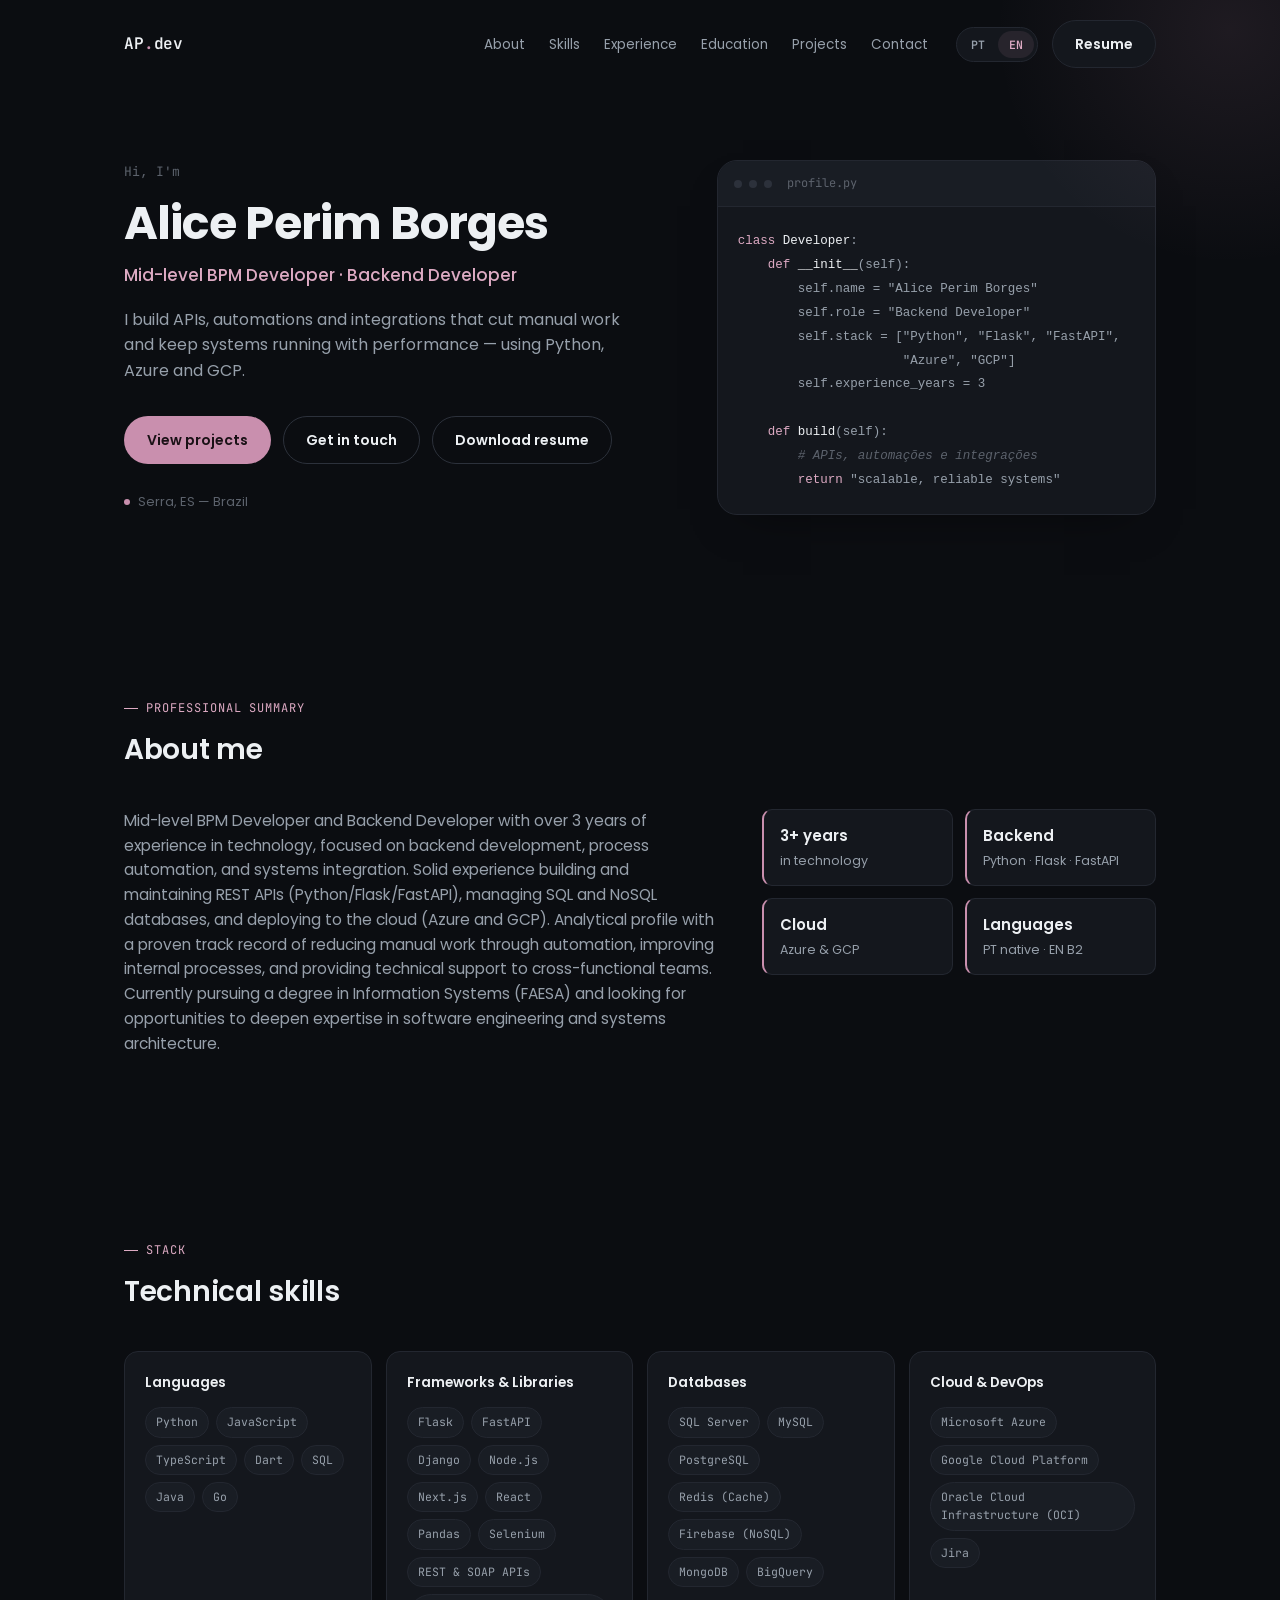
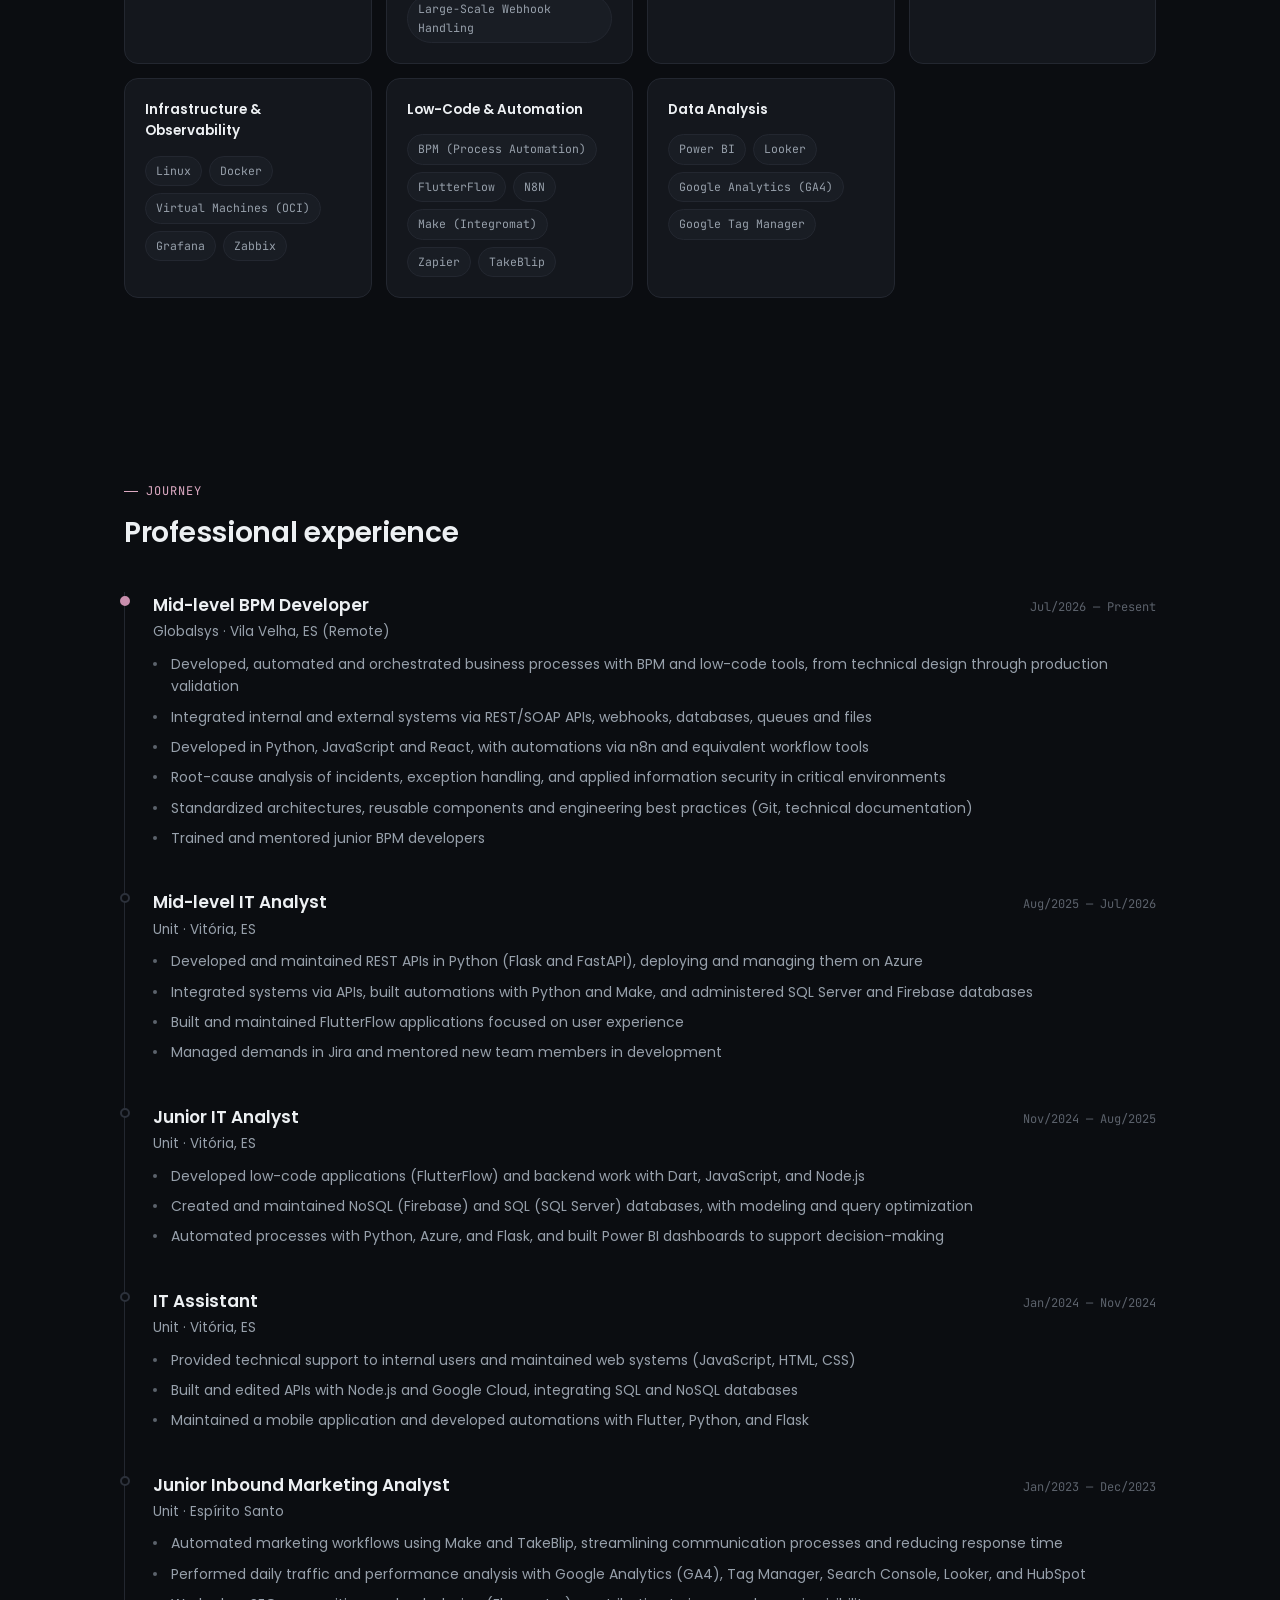
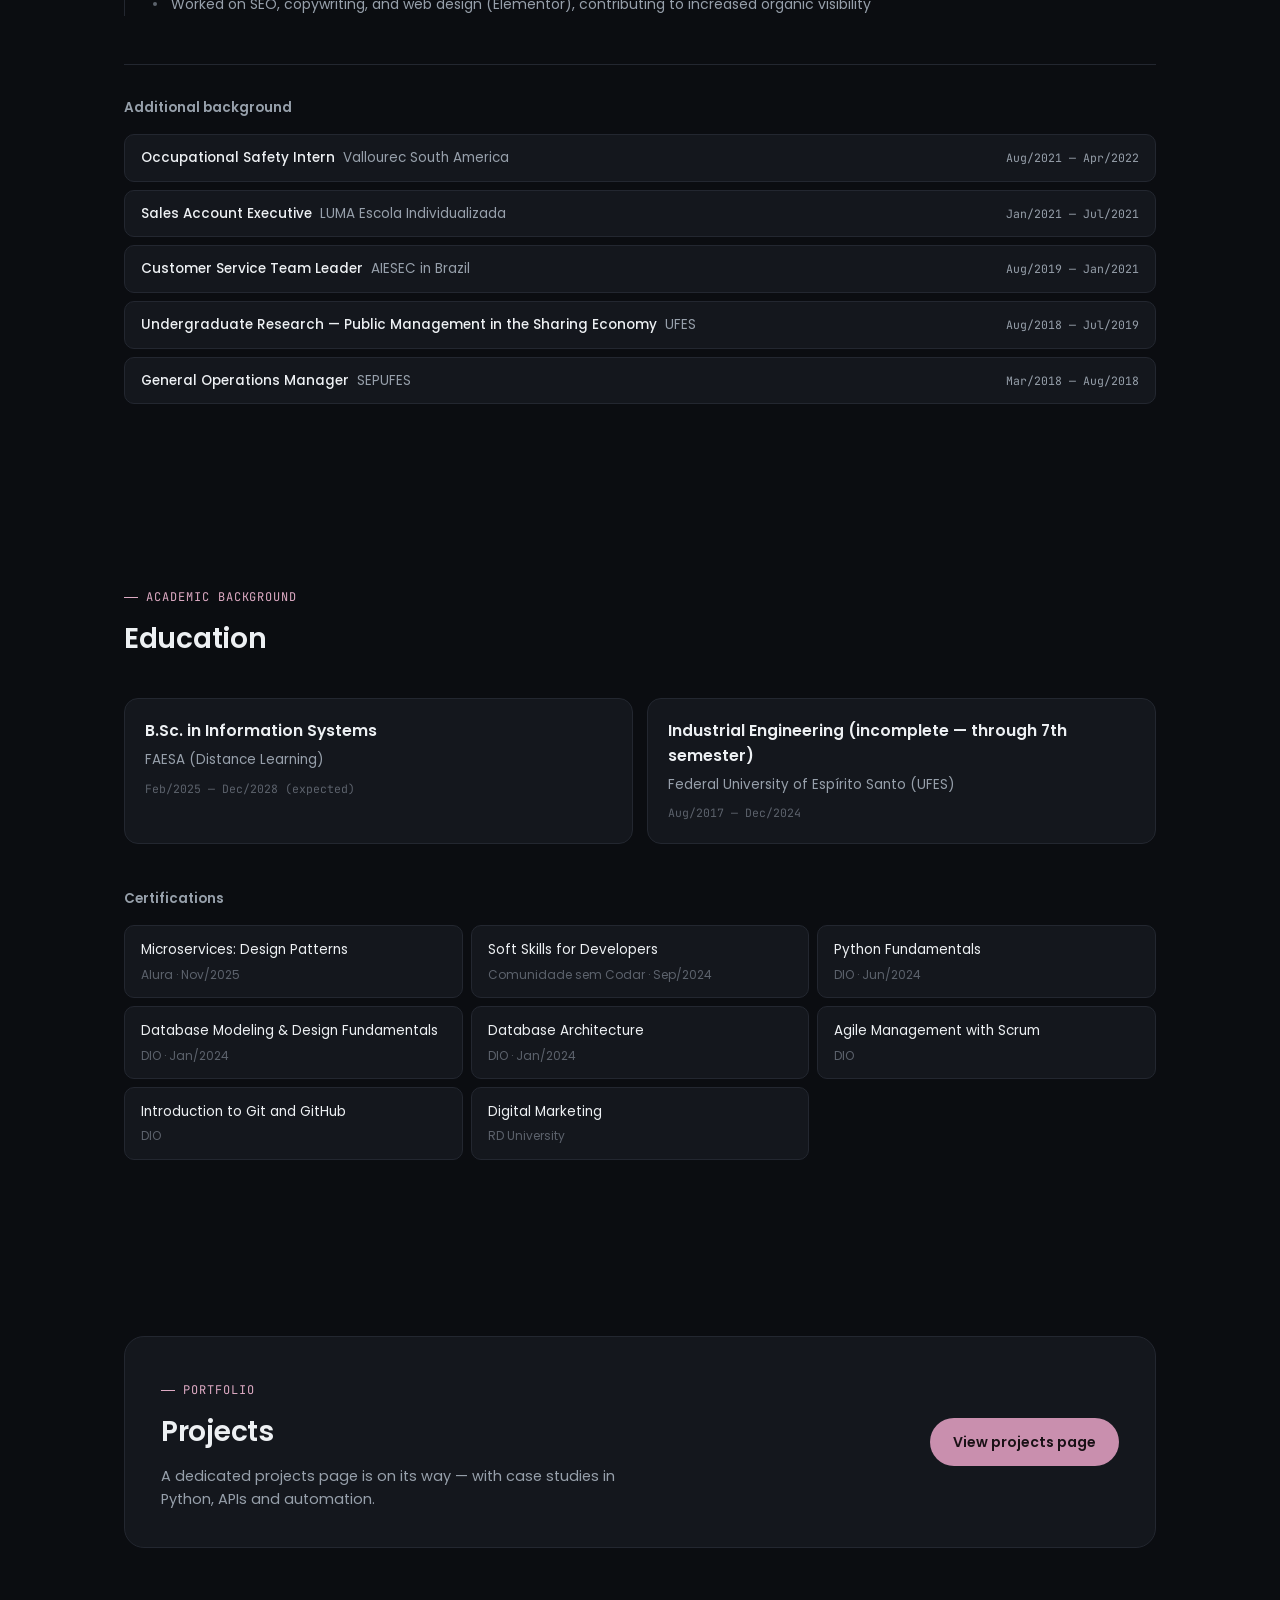
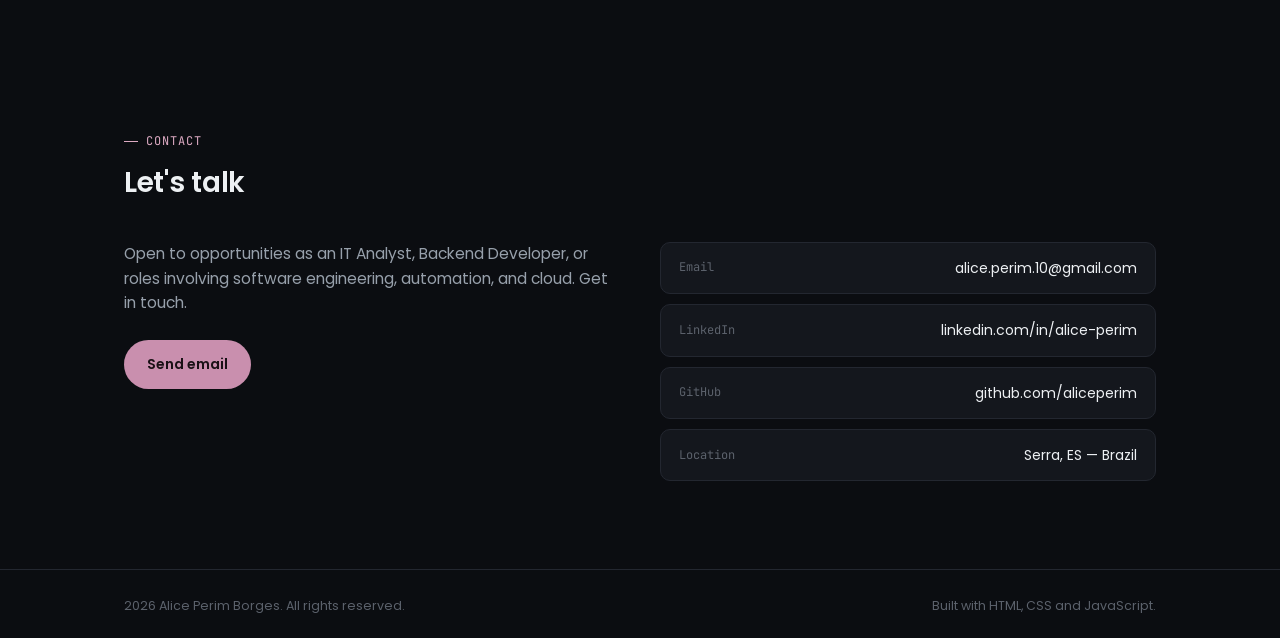
<file: index.html>
<!doctype html>
<html lang="pt-BR">
<head>
  <meta charset="UTF-8" />
  <meta name="viewport" content="width=device-width, initial-scale=1, viewport-fit=cover" />
  <title>Alice Perim Borges — Portfólio</title>
  <meta name="description" content="Portfólio de Alice Perim Borges, Analista de TI Pleno e Backend Developer." />
  <meta name="theme-color" content="#0b0f14" />

  <meta property="og:type" content="website" />
  <meta property="og:title" content="Alice Perim Borges — Analista de TI Pleno | Backend Developer" />
  <meta property="og:description" content="Portfólio de Alice Perim Borges, especializada em Python, Azure e GCP." />

  <link rel="icon" href="assets/img/favicon.svg" type="image/svg+xml" />

  <link rel="preconnect" href="https://fonts.googleapis.com" />
  <link rel="preconnect" href="https://fonts.gstatic.com" crossorigin />
  <link
    href="https://fonts.googleapis.com/css2?family=Poppins:wght@400;500;600;700&family=JetBrains+Mono:wght@400;500;600;700&display=swap"
    rel="stylesheet"
  />

  <link rel="stylesheet" href="assets/css/style.css" />
</head>
<body>
  <div class="boot-screen" id="boot-screen">
    <div class="boot-inner">
      <div class="boot-logo">AP<span>.</span>dev</div>
      <div class="boot-log" id="boot-log"></div>
      <div class="boot-bar-track">
        <div class="boot-bar-fill" id="boot-bar-fill"></div>
      </div>
      <div class="boot-percent" id="boot-percent">0%</div>
      <button class="boot-skip" id="boot-skip" type="button">Skip</button>
    </div>
  </div>

  <header class="site-header" id="site-header">
    <div class="container header-inner">
      <a href="#top" class="logo">AP<span>.</span>dev</a>

      <nav class="nav-menu" id="nav-menu">
        <ul class="nav-links">
          <li><a href="#about" id="nav-about">Sobre</a></li>
          <li><a href="#skills" id="nav-skills">Habilidades</a></li>
          <li><a href="#experience" id="nav-experience">Experiência</a></li>
          <li><a href="#education" id="nav-education">Formação</a></li>
          <li><a href="projects.html" id="nav-projects">Projetos</a></li>
          <li><a href="#contact" id="nav-contact">Contato</a></li>
        </ul>
        <div class="nav-actions">
          <div class="lang-switch" role="group" aria-label="Language switch">
            <button class="lang-btn" data-lang="pt" type="button">PT</button>
            <button class="lang-btn" data-lang="en" type="button">EN</button>
          </div>
          <a class="btn btn-ghost" id="nav-resume" href="#" target="_blank" rel="noopener">Currículo</a>
        </div>
      </nav>

      <button class="nav-toggle" id="nav-toggle" aria-label="Menu" aria-expanded="false">
        <span></span><span></span><span></span>
      </button>
    </div>
  </header>

  <main id="top">
    <!-- HERO -->
    <section class="hero">
      <div class="container hero-grid">
        <div data-reveal>
          <span class="eyebrow" id="hero-eyebrow">Olá, eu sou</span>
          <h1 class="hero-name" id="hero-name">Alice Perim Borges</h1>
          <p class="hero-role" id="hero-role">Analista de TI Pleno · Backend Developer</p>
          <p class="hero-tagline" id="hero-tagline"></p>

          <div class="hero-actions">
            <a class="btn btn-primary" id="hero-cta-projects" href="projects.html">Ver projetos</a>
            <a class="btn btn-outline" id="hero-cta-contact" href="#contact">Fale comigo</a>
            <a class="btn btn-outline" id="hero-cta-resume" href="#" target="_blank" rel="noopener">Baixar currículo</a>
          </div>

          <div class="hero-meta">
            <span class="dot-status" aria-hidden="true"></span>
            <span id="hero-location">Serra, ES — Brasil</span>
          </div>
        </div>

        <div data-reveal>
          <div class="code-card">
            <div class="code-card-head">
              <span class="code-dot"></span><span class="code-dot"></span><span class="code-dot"></span>
              <span class="code-card-title" id="hero-code-title">perfil.py</span>
            </div>
            <pre><code><span class="tok-kw">class</span> <span class="tok-fn">Developer</span>:
    <span class="tok-kw">def</span> <span class="tok-fn">__init__</span>(self):
        self.name = <span class="tok-str">"Alice Perim Borges"</span>
        self.role = <span class="tok-str">"Backend Developer"</span>
        self.stack = [<span class="tok-str">"Python"</span>, <span class="tok-str">"Flask"</span>, <span class="tok-str">"FastAPI"</span>,
                      <span class="tok-str">"Azure"</span>, <span class="tok-str">"GCP"</span>]
        self.experience_years = 3

    <span class="tok-kw">def</span> <span class="tok-fn">build</span>(self):
        <span class="tok-com"># APIs, automações e integrações</span>
        <span class="tok-kw">return</span> <span class="tok-str">"scalable, reliable systems"</span></code></pre>
          </div>
        </div>
      </div>
    </section>

    <!-- ABOUT -->
    <section id="about">
      <div class="container">
        <div class="section-head" data-reveal>
          <span class="kicker" id="about-kicker">Resumo profissional</span>
          <h2 class="section-title" id="about-title">Sobre mim</h2>
        </div>
        <div class="about-grid">
          <p class="about-text" id="about-text" data-reveal></p>
          <div class="about-highlights" id="about-highlights" data-reveal></div>
        </div>
      </div>
    </section>

    <!-- SKILLS -->
    <section id="skills">
      <div class="container">
        <div class="section-head" data-reveal>
          <span class="kicker" id="skills-kicker">Stack</span>
          <h2 class="section-title" id="skills-title">Habilidades técnicas</h2>
        </div>
        <div class="skills-grid" id="skills-grid" data-reveal></div>
      </div>
    </section>

    <!-- EXPERIENCE -->
    <section id="experience">
      <div class="container">
        <div class="section-head" data-reveal>
          <span class="kicker" id="experience-kicker">Trajetória</span>
          <h2 class="section-title" id="experience-title">Experiência profissional</h2>
        </div>
        <div class="timeline" id="experience-timeline" data-reveal></div>

        <div class="other-experience" data-reveal>
          <h3 id="experience-other-title">Trajetória adicional</h3>
          <div class="other-list" id="experience-other"></div>
        </div>
      </div>
    </section>

    <!-- EDUCATION -->
    <section id="education">
      <div class="container">
        <div class="section-head" data-reveal>
          <span class="kicker" id="education-kicker">Educação</span>
          <h2 class="section-title" id="education-title">Formação acadêmica</h2>
        </div>
        <div class="education-grid" id="education-list" data-reveal></div>

        <div data-reveal>
          <h3 class="cert-title" id="cert-title">Certificações</h3>
          <div class="cert-list" id="cert-list"></div>
        </div>
      </div>
    </section>

    <!-- PROJECTS TEASER -->
    <section id="projects">
      <div class="container">
        <div class="projects-teaser" data-reveal>
          <div>
            <span class="kicker" id="projects-kicker">Portfólio</span>
            <h2 class="section-title" id="projects-title" style="margin-bottom: 10px;">Projetos</h2>
            <p class="projects-teaser-text" id="projects-teaser-text"></p>
          </div>
          <a class="btn btn-primary" id="projects-teaser-cta" href="projects.html">Ver página de projetos</a>
        </div>
      </div>
    </section>

    <!-- CONTACT -->
    <section id="contact">
      <div class="container">
        <div class="section-head" data-reveal>
          <span class="kicker" id="contact-kicker">Contato</span>
          <h2 class="section-title" id="contact-title">Vamos conversar</h2>
        </div>
        <div class="contact-grid">
          <div data-reveal>
            <p class="contact-text" id="contact-text"></p>
            <a class="btn btn-primary" id="contact-email-cta" href="#">Enviar e-mail</a>
          </div>
          <div class="contact-list" id="contact-list" data-reveal></div>
        </div>
      </div>
    </section>
  </main>

  <footer class="site-footer">
    <div class="container footer-inner">
      <span id="footer-rights"></span>
      <span id="footer-built"></span>
    </div>
  </footer>

  <script src="assets/js/content.js"></script>
  <script src="assets/js/common.js"></script>
  <script src="assets/js/intro.js"></script>
  <script src="assets/js/main.js"></script>
</body>
</html>
</file>
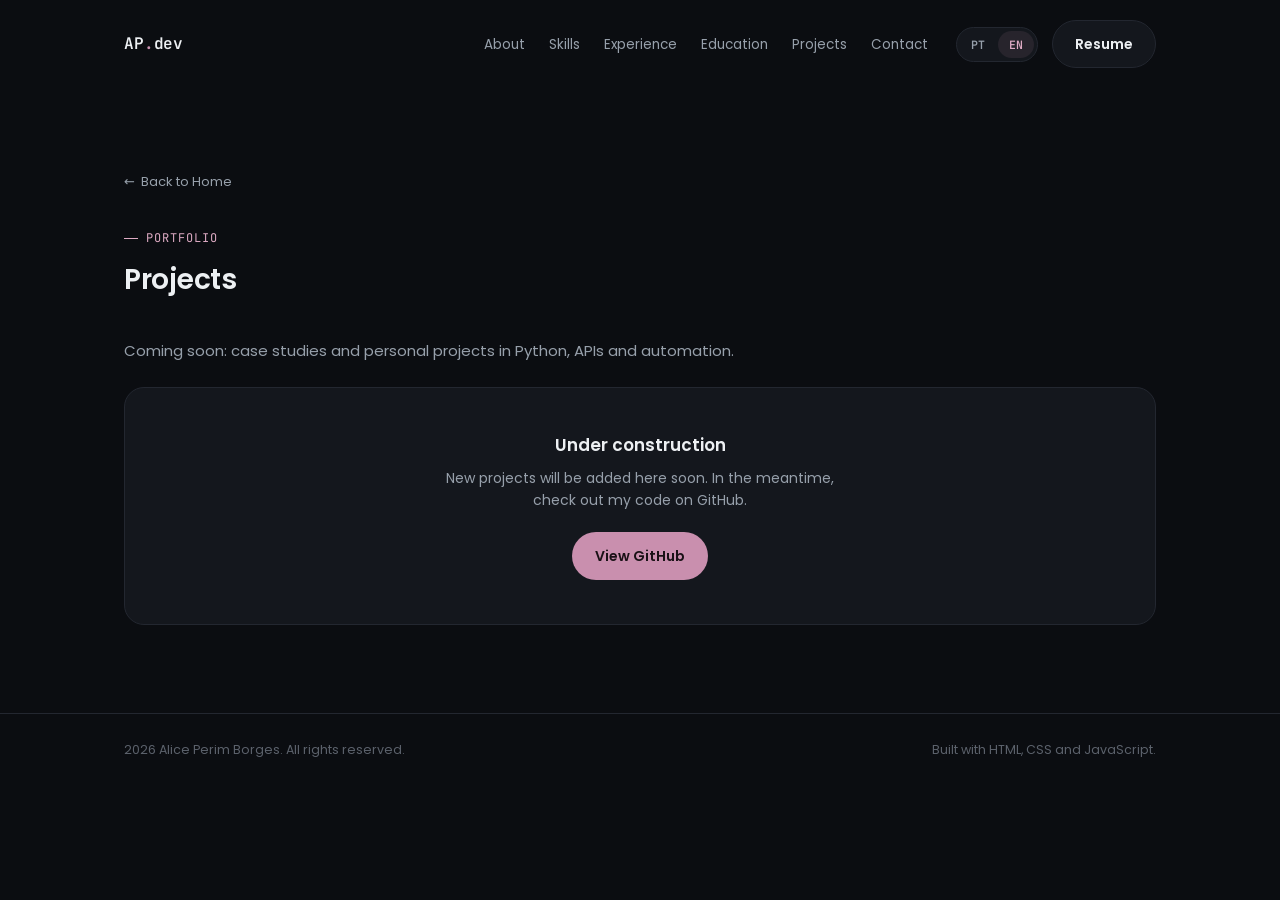
<file: projects.html>
<!doctype html>
<html lang="pt-BR">
<head>
  <meta charset="UTF-8" />
  <meta name="viewport" content="width=device-width, initial-scale=1, viewport-fit=cover" />
  <title>Projetos — Alice Perim Borges</title>
  <meta name="description" content="Projetos de Alice Perim Borges — em construção." />
  <meta name="theme-color" content="#0b0f14" />

  <meta property="og:type" content="website" />
  <meta property="og:title" content="Projetos — Alice Perim Borges" />
  <meta property="og:description" content="Estudos de caso e projetos pessoais em Python, APIs e automações." />

  <link rel="icon" href="assets/img/favicon.svg" type="image/svg+xml" />

  <link rel="preconnect" href="https://fonts.googleapis.com" />
  <link rel="preconnect" href="https://fonts.gstatic.com" crossorigin />
  <link
    href="https://fonts.googleapis.com/css2?family=Poppins:wght@400;500;600;700&family=JetBrains+Mono:wght@400;500;600;700&display=swap"
    rel="stylesheet"
  />

  <link rel="stylesheet" href="assets/css/style.css" />
</head>
<body>
  <header class="site-header" id="site-header">
    <div class="container header-inner">
      <a href="index.html" class="logo">AP<span>.</span>dev</a>

      <nav class="nav-menu" id="nav-menu">
        <ul class="nav-links">
          <li><a href="index.html#about" id="nav-about">Sobre</a></li>
          <li><a href="index.html#skills" id="nav-skills">Habilidades</a></li>
          <li><a href="index.html#experience" id="nav-experience">Experiência</a></li>
          <li><a href="index.html#education" id="nav-education">Formação</a></li>
          <li><a href="projects.html" id="nav-projects">Projetos</a></li>
          <li><a href="index.html#contact" id="nav-contact">Contato</a></li>
        </ul>
        <div class="nav-actions">
          <div class="lang-switch" role="group" aria-label="Language switch">
            <button class="lang-btn" data-lang="pt" type="button">PT</button>
            <button class="lang-btn" data-lang="en" type="button">EN</button>
          </div>
          <a class="btn btn-ghost" id="nav-resume" href="#" target="_blank" rel="noopener">Currículo</a>
        </div>
      </nav>

      <button class="nav-toggle" id="nav-toggle" aria-label="Menu" aria-expanded="false">
        <span></span><span></span><span></span>
      </button>
    </div>
  </header>

  <main>
    <section style="padding-top: 168px;">
      <div class="container">
        <a href="index.html" class="back-home-link" id="projects-back-home">Voltar para a Home</a>

        <div class="section-head" data-reveal>
          <span class="kicker" id="projects-kicker">Portfólio</span>
          <h1 class="section-title" id="projects-title">Projetos</h1>
          <p class="projects-subtitle" id="projects-subtitle"></p>
        </div>

        <div class="coming-soon" data-reveal>
          <h3 id="projects-coming-title">Em construção</h3>
          <p id="projects-coming-text"></p>
          <a class="btn btn-primary" id="projects-github-cta" href="#" target="_blank" rel="noopener">Ver GitHub</a>
        </div>
      </div>
    </section>
  </main>

  <footer class="site-footer">
    <div class="container footer-inner">
      <span id="footer-rights"></span>
      <span id="footer-built"></span>
    </div>
  </footer>

  <script src="assets/js/content.js"></script>
  <script src="assets/js/common.js"></script>
  <script src="assets/js/projects.js"></script>
</body>
</html>
</file>
<file: assets/css/style.css>
/* ---------- Reset & base ---------- */
:root {
  --bg: #0b0d11;
  --bg-alt: #101318;
  --surface: #14171d;
  --surface-2: #191d24;
  --border: #232730;
  --border-strong: #2c313b;
  --text: #edf0f3;
  --text-muted: #97a0ab;
  --text-faint: #5c626c;
  --accent: #c98fae;
  --accent-strong: #ddaac3;
  --accent-soft: rgba(201, 143, 174, 0.1);
  --accent-contrast: #1a1116;
  --font-mono: "JetBrains Mono", ui-monospace, monospace;
  --radius-lg: 20px;
  --radius-md: 14px;
  --radius-sm: 10px;
  --max-width: 1080px;
  --shadow-soft: 0 20px 44px -26px rgba(0, 0, 0, 0.55);
  --ease: cubic-bezier(0.4, 0, 0.2, 1);
  color-scheme: dark;
}

* {
  box-sizing: border-box;
}

html {
  scroll-behavior: smooth;
}

body {
  margin: 0;
  background: var(--bg);
  color: var(--text);
  font-family: "Poppins", "Segoe UI", system-ui, -apple-system, sans-serif;
  line-height: 1.6;
  -webkit-font-smoothing: antialiased;
}

img {
  max-width: 100%;
  display: block;
}

a {
  color: inherit;
  text-decoration: none;
}

ul {
  margin: 0;
  padding: 0;
  list-style: none;
}

h1, h2, h3, p {
  margin: 0;
}

.container {
  width: 100%;
  max-width: var(--max-width);
  margin: 0 auto;
  padding: 0 24px;
}

section {
  padding: 88px 0;
}

@media (max-width: 640px) {
  section {
    padding: 56px 0;
  }
}

.kicker {
  display: inline-flex;
  align-items: center;
  gap: 8px;
  font-family: var(--font-mono);
  font-size: 12px;
  letter-spacing: 0.08em;
  text-transform: uppercase;
  color: var(--accent-strong);
  margin-bottom: 10px;
}

.kicker::before {
  content: "";
  width: 14px;
  height: 1px;
  background: var(--accent-strong);
}

.section-title {
  font-size: clamp(23px, 2.8vw, 28px);
  font-weight: 600;
  margin-bottom: 36px;
  letter-spacing: -0.01em;
}

.section-head {
  max-width: 620px;
}

/* reveal on scroll */
[data-reveal] {
  opacity: 0;
  transform: translateY(12px);
  transition: opacity 0.6s var(--ease), transform 0.6s var(--ease);
}
[data-reveal].is-visible {
  opacity: 1;
  transform: none;
}

/* ---------- Buttons ---------- */
.btn {
  display: inline-flex;
  align-items: center;
  justify-content: center;
  gap: 8px;
  padding: 12px 22px;
  border-radius: 999px;
  font-size: 14px;
  font-weight: 600;
  border: 1px solid transparent;
  cursor: pointer;
  transition: transform 0.2s var(--ease), border-color 0.2s var(--ease), background 0.2s var(--ease),
    color 0.2s var(--ease), opacity 0.2s var(--ease);
  white-space: nowrap;
}
.btn:hover {
  transform: translateY(-1px);
}
.btn-primary {
  background: var(--accent);
  color: var(--accent-contrast);
}
.btn-primary:hover {
  background: var(--accent-strong);
}
.btn-outline {
  background: transparent;
  border-color: var(--border-strong);
  color: var(--text);
}
.btn-outline:hover {
  border-color: var(--accent);
  color: var(--accent-strong);
}
.btn-ghost {
  background: var(--surface);
  border-color: var(--border);
  color: var(--text);
}
.btn-ghost:hover {
  border-color: var(--border-strong);
}

/* ---------- Boot screen ---------- */
.boot-screen {
  position: fixed;
  inset: 0;
  z-index: 1000;
  display: flex;
  align-items: center;
  justify-content: center;
  background: var(--bg);
  transition: opacity 0.4s var(--ease), visibility 0.4s var(--ease);
}
.boot-screen.is-hidden {
  opacity: 0;
  visibility: hidden;
  pointer-events: none;
}
.boot-inner {
  width: 100%;
  max-width: 380px;
  padding: 0 24px;
  text-align: center;
}
.boot-logo {
  font-family: var(--font-mono);
  font-weight: 600;
  font-size: 18px;
  color: var(--text-muted);
  margin-bottom: 32px;
  letter-spacing: -0.01em;
}
.boot-logo span {
  color: var(--accent);
}
.boot-log {
  font-family: var(--font-mono);
  font-size: 12px;
  color: var(--text-muted);
  min-height: 76px;
  display: flex;
  flex-direction: column;
  gap: 7px;
  text-align: left;
  margin-bottom: 18px;
}
.boot-log-line {
  opacity: 0;
  transform: translateY(4px);
  transition: opacity 0.3s ease, transform 0.3s ease;
}
.boot-log-line.is-visible {
  opacity: 1;
  transform: none;
}
.boot-log-line::before {
  content: "\2192  ";
  color: var(--accent);
}
.boot-bar-track {
  width: 100%;
  height: 2px;
  border-radius: 999px;
  background: var(--surface-2);
  overflow: hidden;
}
.boot-bar-fill {
  height: 100%;
  width: 0%;
  border-radius: 999px;
  background: var(--accent);
  transition: width 0.25s ease;
}
.boot-percent {
  margin-top: 10px;
  font-family: var(--font-mono);
  font-size: 11.5px;
  color: var(--text-faint);
}
.boot-skip {
  position: absolute;
  top: 24px;
  right: 24px;
  background: transparent;
  border: 1px solid var(--border);
  color: var(--text-faint);
  font-size: 12px;
  padding: 7px 14px;
  border-radius: 999px;
  cursor: pointer;
  transition: border-color 0.2s ease, color 0.2s ease;
}
.boot-skip:hover {
  border-color: var(--accent);
  color: var(--text);
}
@media (max-width: 520px) {
  .boot-skip {
    top: 16px;
    right: 16px;
  }
}

/* ---------- Header ---------- */
.site-header {
  position: fixed;
  top: 0;
  left: 0;
  right: 0;
  z-index: 100;
  padding: 20px 0;
  transition: background 0.3s ease, border-color 0.3s ease, padding 0.3s ease;
  border-bottom: 1px solid transparent;
}
.site-header.is-scrolled {
  background: rgba(11, 13, 17, 0.86);
  backdrop-filter: blur(12px);
  border-color: var(--border);
  padding: 14px 0;
}
.header-inner {
  display: flex;
  align-items: center;
  justify-content: space-between;
  gap: 16px;
}
.logo {
  font-family: var(--font-mono);
  font-weight: 600;
  font-size: 16px;
  letter-spacing: -0.01em;
  color: var(--text);
}
.logo span {
  color: var(--accent);
}

.nav-menu {
  display: flex;
  align-items: center;
  gap: 28px;
}
.nav-links {
  display: flex;
  gap: 24px;
  list-style: none;
}
.nav-links a {
  font-size: 13.5px;
  color: var(--text-muted);
  transition: color 0.2s ease;
}
.nav-links a:hover {
  color: var(--text);
}

.nav-actions {
  display: flex;
  align-items: center;
  gap: 14px;
}

.lang-switch {
  display: inline-flex;
  border: 1px solid var(--border);
  border-radius: 999px;
  padding: 3px;
  gap: 2px;
  background: var(--surface);
}
.lang-btn {
  border: none;
  background: transparent;
  color: var(--text-muted);
  font-size: 11.5px;
  font-family: var(--font-mono);
  font-weight: 600;
  padding: 6px 11px;
  border-radius: 999px;
  cursor: pointer;
  transition: background 0.2s ease, color 0.2s ease;
}
.lang-btn.is-active {
  background: var(--accent-soft);
  color: var(--accent-strong);
}

.nav-toggle {
  display: none;
  flex-direction: column;
  gap: 5px;
  background: transparent;
  border: none;
  cursor: pointer;
  padding: 6px;
}
.nav-toggle span {
  width: 20px;
  height: 2px;
  background: var(--text);
  border-radius: 2px;
}

@media (max-width: 860px) {
  .nav-toggle {
    display: flex;
  }
  .nav-menu {
    position: fixed;
    top: 64px;
    left: 16px;
    right: 16px;
    background: var(--surface);
    border: 1px solid var(--border);
    border-radius: var(--radius-lg);
    flex-direction: column;
    align-items: stretch;
    padding: 20px;
    gap: 18px;
    transform: translateY(-12px);
    opacity: 0;
    pointer-events: none;
    transition: all 0.25s ease;
  }
  .nav-menu.is-open {
    transform: translateY(0);
    opacity: 1;
    pointer-events: auto;
  }
  .nav-links {
    flex-direction: column;
    gap: 14px;
  }
  .nav-actions {
    justify-content: space-between;
  }
}

/* ---------- Hero ---------- */
.hero {
  padding-top: 160px;
  padding-bottom: 88px;
  position: relative;
  overflow: hidden;
}
.hero::before {
  content: "";
  position: absolute;
  top: -200px;
  right: -180px;
  width: 460px;
  height: 460px;
  background: radial-gradient(circle, var(--accent-soft), transparent 72%);
  pointer-events: none;
}
.hero-grid {
  display: grid;
  grid-template-columns: 1.1fr 0.9fr;
  gap: 56px;
  align-items: center;
}
@media (max-width: 900px) {
  .hero-grid {
    grid-template-columns: 1fr;
  }
}

.eyebrow {
  font-family: var(--font-mono);
  color: var(--text-faint);
  font-size: 13px;
  margin-bottom: 14px;
  display: block;
}
.hero-name {
  font-size: clamp(30px, 4.6vw, 46px);
  font-weight: 700;
  letter-spacing: -0.02em;
  line-height: 1.15;
  margin-bottom: 12px;
}
.hero-role {
  font-size: clamp(15px, 1.8vw, 17px);
  color: var(--accent-strong);
  font-weight: 500;
  margin-bottom: 18px;
}
.hero-tagline {
  color: var(--text-muted);
  font-size: 16px;
  max-width: 500px;
  margin-bottom: 32px;
}
.hero-actions {
  display: flex;
  flex-wrap: wrap;
  gap: 12px;
  margin-bottom: 28px;
}
.hero-meta {
  display: flex;
  align-items: center;
  gap: 8px;
  color: var(--text-faint);
  font-size: 13px;
}
.dot-status {
  width: 6px;
  height: 6px;
  border-radius: 50%;
  background: var(--accent);
}

/* code card */
.code-card {
  background: var(--surface);
  border: 1px solid var(--border);
  border-radius: var(--radius-lg);
  overflow: hidden;
  box-shadow: var(--shadow-soft);
}
.code-card-head {
  display: flex;
  align-items: center;
  gap: 7px;
  padding: 13px 16px;
  background: var(--surface-2);
  border-bottom: 1px solid var(--border);
}
.code-dot {
  width: 8px;
  height: 8px;
  border-radius: 50%;
  background: var(--border-strong);
}
.code-card-title {
  margin-left: 8px;
  font-family: var(--font-mono);
  font-size: 12px;
  color: var(--text-faint);
}
.code-card pre {
  margin: 0;
  padding: 22px 20px;
  font-family: var(--font-mono);
  font-size: 12.5px;
  line-height: 1.75;
  overflow-x: auto;
}
.code-card code {
  color: var(--text-muted);
}
.tok-kw {
  color: var(--accent-strong);
}
.tok-fn {
  color: var(--text);
}
.tok-str {
  color: var(--text-muted);
}
.tok-com {
  color: var(--text-faint);
  font-style: italic;
}

/* ---------- About ---------- */
.about-grid {
  display: grid;
  grid-template-columns: 1.2fr 0.8fr;
  gap: 48px;
  align-items: start;
}
@media (max-width: 860px) {
  .about-grid {
    grid-template-columns: 1fr;
  }
}
.about-text {
  color: var(--text-muted);
  font-size: 15.5px;
}
.about-highlights {
  display: grid;
  grid-template-columns: 1fr 1fr;
  gap: 12px;
}
.highlight {
  background: var(--surface);
  border: 1px solid var(--border);
  border-left: 2px solid var(--accent);
  border-radius: var(--radius-sm);
  padding: 14px 16px;
  display: flex;
  flex-direction: column;
  gap: 3px;
}
.highlight strong {
  font-size: 15px;
  font-weight: 600;
  color: var(--text);
}
.highlight span {
  font-size: 12.5px;
  color: var(--text-muted);
}

/* ---------- Skills ---------- */
.skills-grid {
  display: grid;
  grid-template-columns: repeat(auto-fit, minmax(240px, 1fr));
  gap: 14px;
}
.skill-card {
  background: var(--surface);
  border: 1px solid var(--border);
  border-radius: var(--radius-md);
  padding: 20px;
  transition: border-color 0.25s ease;
}
.skill-card:hover {
  border-color: var(--border-strong);
}
.skill-card h3 {
  font-size: 13.5px;
  font-weight: 600;
  color: var(--text);
  margin-bottom: 14px;
}
.tag-list {
  display: flex;
  flex-wrap: wrap;
  gap: 7px;
}
.tag {
  font-family: var(--font-mono);
  font-size: 11.5px;
  padding: 5px 10px;
  border-radius: 999px;
  background: var(--surface-2);
  color: var(--text-muted);
  border: 1px solid var(--border);
}

/* ---------- Experience ---------- */
.timeline {
  position: relative;
  padding-left: 28px;
  border-left: 1px solid var(--border);
  display: flex;
  flex-direction: column;
  gap: 40px;
}
.timeline-item {
  position: relative;
}
.timeline-dot {
  position: absolute;
  left: -33.5px;
  top: 4px;
  width: 10px;
  height: 10px;
  border-radius: 50%;
  background: var(--bg);
  border: 2px solid var(--border-strong);
}
.timeline-item.is-current .timeline-dot {
  border-color: var(--accent);
  background: var(--accent);
}
.timeline-head {
  display: flex;
  justify-content: space-between;
  align-items: baseline;
  gap: 12px;
  flex-wrap: wrap;
  margin-bottom: 10px;
}
.timeline-content h3 {
  font-size: 17px;
  font-weight: 600;
}
.timeline-company {
  color: var(--text-muted);
  font-size: 13.5px;
  margin-top: 2px;
}
.timeline-period {
  font-family: var(--font-mono);
  font-size: 12px;
  color: var(--text-faint);
  white-space: nowrap;
}
.timeline-bullets {
  display: flex;
  flex-direction: column;
  gap: 8px;
}
.timeline-bullets li {
  position: relative;
  padding-left: 18px;
  color: var(--text-muted);
  font-size: 14px;
}
.timeline-bullets li::before {
  content: "";
  position: absolute;
  left: 0;
  top: 9px;
  width: 4px;
  height: 4px;
  border-radius: 50%;
  background: var(--text-faint);
}

.other-experience {
  margin-top: 48px;
  padding-top: 32px;
  border-top: 1px solid var(--border);
}
.other-experience h3 {
  font-size: 13.5px;
  font-weight: 600;
  color: var(--text-muted);
  margin-bottom: 16px;
}
.other-list {
  display: flex;
  flex-direction: column;
  gap: 8px;
}
.other-item {
  display: flex;
  flex-wrap: wrap;
  gap: 8px;
  align-items: baseline;
  font-size: 13.5px;
  padding: 12px 16px;
  background: var(--surface);
  border: 1px solid var(--border);
  border-radius: var(--radius-sm);
}
.other-item strong {
  color: var(--text);
  font-weight: 500;
}
.other-item span {
  color: var(--text-muted);
}
.other-period {
  margin-left: auto;
  font-family: var(--font-mono);
  font-size: 11.5px;
  color: var(--text-faint);
}

/* ---------- Education ---------- */
.education-grid {
  display: grid;
  grid-template-columns: repeat(auto-fit, minmax(260px, 1fr));
  gap: 14px;
  margin-bottom: 44px;
}
.education-card {
  background: var(--surface);
  border: 1px solid var(--border);
  border-radius: var(--radius-md);
  padding: 20px;
  display: flex;
  flex-direction: column;
  gap: 5px;
}
.education-card h3 {
  font-size: 15.5px;
  font-weight: 600;
}
.education-card p {
  color: var(--text-muted);
  font-size: 13.5px;
}
.education-period {
  font-family: var(--font-mono);
  font-size: 11.5px;
  color: var(--text-faint);
  margin-top: 4px;
}

.cert-title {
  font-size: 13.5px;
  font-weight: 600;
  color: var(--text-muted);
  margin-bottom: 16px;
}
.cert-list {
  display: grid;
  grid-template-columns: repeat(auto-fit, minmax(280px, 1fr));
  gap: 8px;
}
.cert-item {
  display: flex;
  flex-direction: column;
  gap: 4px;
  padding: 13px 16px;
  background: var(--surface);
  border: 1px solid var(--border);
  border-radius: var(--radius-sm);
}
.cert-name {
  font-size: 13.5px;
  color: var(--text);
}
.cert-meta {
  font-size: 12px;
  color: var(--text-faint);
}

/* ---------- Projects teaser (Home) ---------- */
.projects-teaser {
  display: flex;
  align-items: center;
  justify-content: space-between;
  gap: 28px;
  flex-wrap: wrap;
  padding: 36px;
  background: var(--surface);
  border: 1px solid var(--border);
  border-radius: var(--radius-lg);
}
.projects-teaser-text {
  color: var(--text-muted);
  font-size: 14.5px;
  max-width: 460px;
  margin-top: 6px;
}
@media (max-width: 640px) {
  .projects-teaser {
    padding: 28px 22px;
  }
}

/* ---------- Projects (dedicated page) ---------- */
.projects-subtitle {
  color: var(--text-muted);
  margin-top: 8px;
  font-size: 15px;
}
.back-home-link {
  display: inline-flex;
  align-items: center;
  gap: 6px;
  font-size: 13px;
  color: var(--text-muted);
  margin-bottom: 28px;
  transition: color 0.2s ease;
}
.back-home-link:hover {
  color: var(--accent-strong);
}
.back-home-link::before {
  content: "\2190";
}
.projects-grid {
  display: grid;
  grid-template-columns: repeat(auto-fit, minmax(240px, 1fr));
  gap: 14px;
  margin-top: 36px;
}
.project-skeleton {
  border: 1px solid var(--border);
  border-radius: var(--radius-md);
  height: 160px;
  background: var(--surface);
}
.coming-soon {
  margin-top: 24px;
  text-align: center;
  padding: 44px 24px;
  border: 1px solid var(--border);
  border-radius: var(--radius-lg);
  background: var(--surface);
}
.coming-soon h3 {
  font-size: 17px;
  font-weight: 600;
  margin-bottom: 8px;
}
.coming-soon p {
  color: var(--text-muted);
  max-width: 420px;
  margin: 0 auto 20px;
  font-size: 14px;
}

/* ---------- Contact ---------- */
.contact-grid {
  display: grid;
  grid-template-columns: 1fr 1fr;
  gap: 40px;
  align-items: start;
}
@media (max-width: 800px) {
  .contact-grid {
    grid-template-columns: 1fr;
  }
}
.contact-text {
  color: var(--text-muted);
  font-size: 15.5px;
  margin-bottom: 24px;
}
.contact-list {
  display: flex;
  flex-direction: column;
  gap: 10px;
}
.contact-item {
  display: flex;
  justify-content: space-between;
  align-items: center;
  gap: 12px;
  padding: 14px 18px;
  background: var(--surface);
  border: 1px solid var(--border);
  border-radius: var(--radius-sm);
}
.contact-label {
  font-size: 12px;
  color: var(--text-faint);
  font-family: var(--font-mono);
}
.contact-value {
  font-size: 14px;
  color: var(--text);
  transition: color 0.2s ease;
}
a.contact-value:hover {
  color: var(--accent-strong);
}

/* ---------- Footer ---------- */
.site-footer {
  border-top: 1px solid var(--border);
  padding: 26px 0;
}
.footer-inner {
  display: flex;
  justify-content: space-between;
  flex-wrap: wrap;
  gap: 8px;
  font-size: 12.5px;
  color: var(--text-faint);
}
</file>
